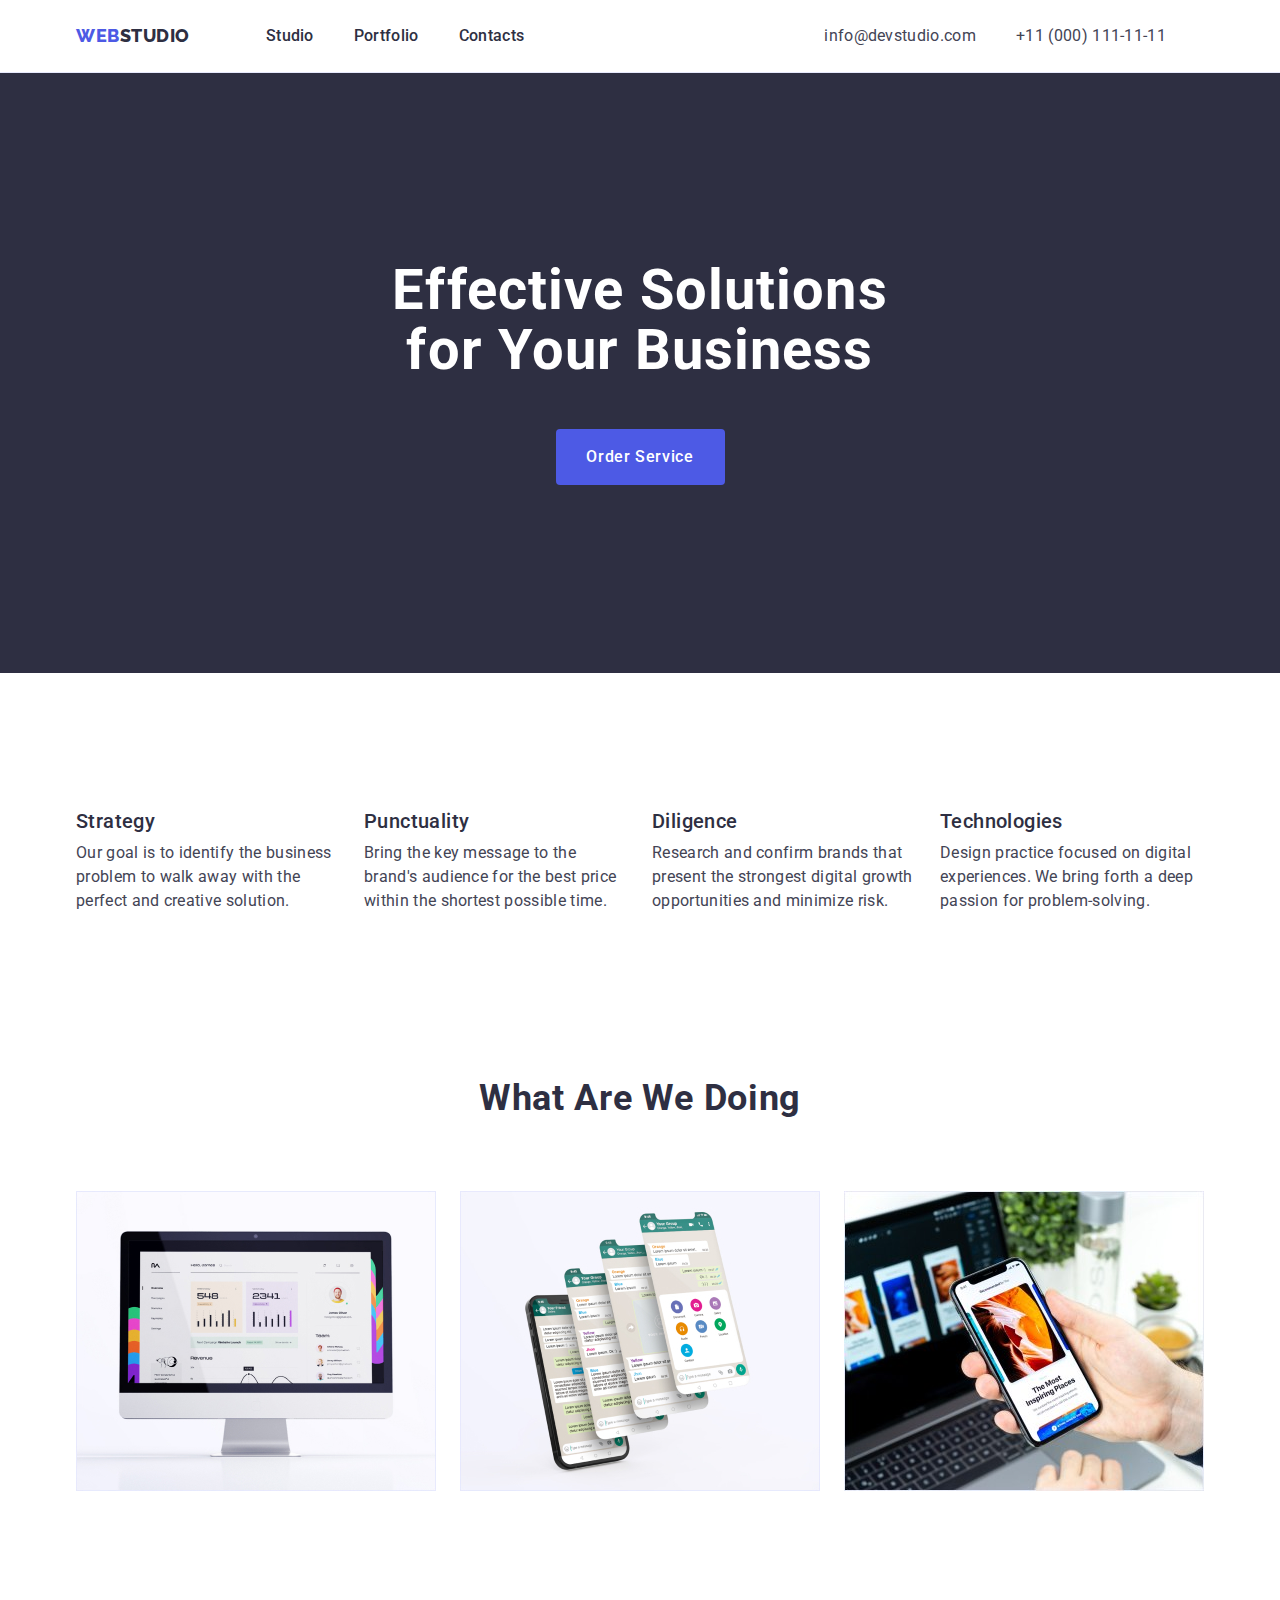
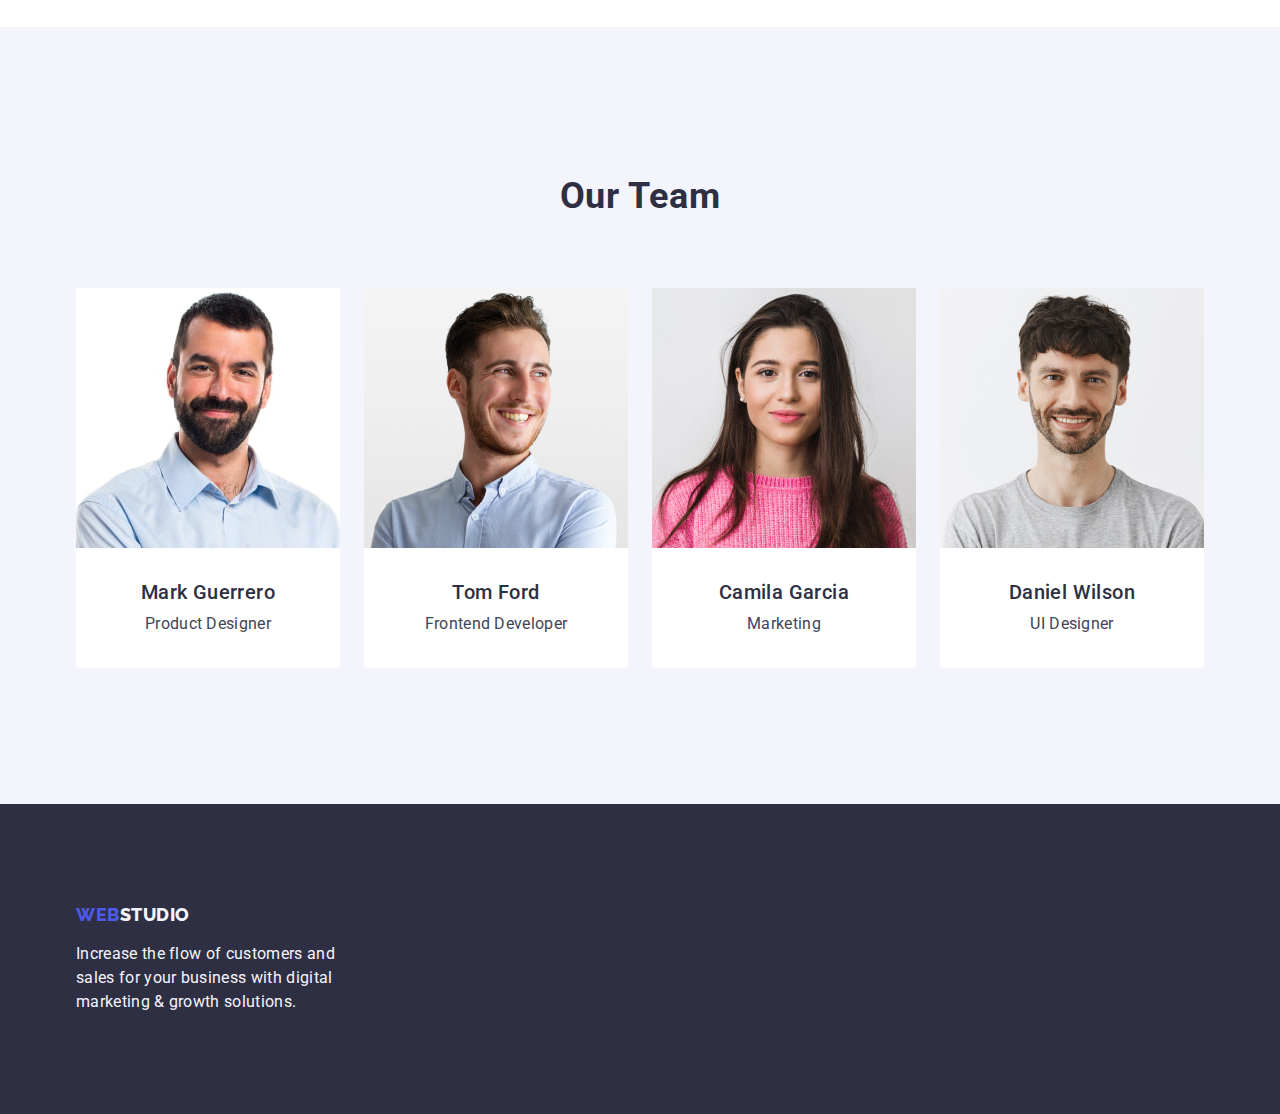
<file: index.html>
<!DOCTYPE html>
<html lang="en">

<head>
    <meta charset="UTF-8">
    <meta http-equiv="X-UA-Compatible" content="IE=edge">
    <meta name="viewport" content="width=device-width, initial-scale=1.0">
    <title>WebStudio</title>
    <link rel="preconnect" href="https://fonts.googleapis.com">
    <link rel="preconnect" href="https://fonts.gstatic.com" crossorigin>
    <link
        href="https://fonts.googleapis.com/css2?family=Raleway:wght@800&family=Roboto:wght@400;500;700;900&display=swap"
        rel="stylesheet">
    <link rel="stylesheet" href="./css/modern-normalize.min.css">
    <link rel="stylesheet" href="./css/styles.css">
</head>

<body>

    <!--Header-->
    <header class="header">
        <div class="header-container container">
            <!--Navigation menu-->
            <nav class="header-nav">
                <!--logo-->
                <a href="./index.html" class="header-logo link">Web<span class="header-logo-accent">Studio</span></a>

                <ul class="header-nav-list list">
                    <li class="header-nav-list-item">
                        <a href="./index.html" class="header-nav-link link">Studio</a>
                    </li>
                    <li class="header-nav-list-item">
                        <a href="./portfolio.html" class="header-nav-link link">Portfolio</a>
                    </li>
                    <li class="header-nav-list-item">
                        <a href="" class="header-nav-link link">Contacts</a>
                    </li>
                </ul>
            </nav>

            <!--Contacts-->
            <address class="header-address">
                <ul class="header-address-list list">
                    <li class="header-address-list-item">
                        <a href="mailto:info@devstudio.com" class="header-address-list-link link">info@devstudio.com</a>
                    </li>
                    <li class="header-address-list-item">
                        <a href="tel:+110001111111" class="header-address-list-link link">+11 (000) 111-11-11</a>
                    </li>
                </ul>
            </address>
        </div>

    </header>

    <!--Main-->
    <main>
        <!--1 Effective Solutions for Your Business-->
        <section class="main-section">
            <div class="hero-container container">
                <h1 class="title">Effective Solutions for Your Business</h1>
                <button type="button" class="main-section-button">Order Service</button>
            </div>
        </section>

        <!--2 Principles-->
        <section class="principles">
            <div class="container">
                <h2 class="principles-title visually-hidden" hidden>Principles</h2>
                <ul class="principles-list list">
                    <li class="principles-list-item">
                        <h3 class="principles-name">Strategy</h3>
                        <p class="principles-text">Our goal is to identify the business
                            problem to walk away with the perfect and creative solution.</p>
                    </li>
                    <li class="principles-list-item">
                        <h3 class="principles-name">Punctuality</h3>
                        <p class="principles-text">Bring the key message to the brand's audience for the best price
                            within
                            the shortest possible
                            time.</p>
                    </li>
                    <li class="principles-list-item">
                        <h3 class="principles-name">Diligence</h3>
                        <p class="principles-text">Research and confirm brands that present the strongest digital
                            growth
                            opportunities and minimize
                            risk.</p>
                    </li>
                    <li class="principles-list-item">
                        <h3 class="principles-name">Technologies</h3>
                        <p class="principles-text">Design practice focused on digital experiences. We bring forth a
                            deep
                            passion for
                            problem-solving.</p>
                    </li>
                </ul>
            </div>
        </section>

        <!--3 What are we doing-->
        <section class="products">
            <div class="container">
                <h2 class="products-title">What are we doing</h2>
                <ul class="list products-list">
                    <li class="products-list-item">
                        <img src="./images/img_1.jpg" alt="desktop" width="360" height="300">
                    </li>
                    <li class="products-list-item">
                        <img src="./images/img_2.jpg" alt="app" width="360" height="300">
                    </li>
                    <li class="products-list-item">
                        <img src="./images/img_3.jpg" alt="all portfolio" width="360" height="300">
                    </li>
                </ul>
            </div>
        </section>

        <!--4 Our Team-->
        <section class="team-section">
            <div class="container">
                <h2 class="team-section-title">Our Team</h2>
                <ul class="list team-section-list">
                    <li class="team-list-item">
                        <img src="./images/Product_designer.jpg" width="264" alt="Product Designer photo">
                        <div class="employee-container">
                            <h3 class="employee-name">Mark Guerrero</h3>
                            <p class="position">Product Designer</p>
                        </div>
                    </li>
                    <li class="team-list-item">
                        <img src="./images/FE_developer.jpg" width="264" alt="Frontend Developer photo">
                        <div class="employee-container">
                            <h3 class="employee-name">Tom Ford</h3>
                            <p class="position">Frontend Developer</p>
                        </div>
                    </li>
                    <li class="team-list-item">
                        <img src="./images/Marketing.jpg" width="264" alt="Marketing photo">
                        <div class="employee-container">
                            <h3 class="employee-name">Camila Garcia</h3>
                            <p class="position">Marketing</p>
                        </div>
                    </li>
                    <li class="team-list-item">
                        <img src="./images/UI.jpg" width=264 alt="UI Designer photo">
                        <div class="employee-container">
                            <h3 class="employee-name">Daniel Wilson</h3>
                            <p class="position">UI Designer</p>
                        </div>
                    </li>
                </ul>
            </div>

        </section>
    </main>

    <!--Footer-->
    <footer class="footer">
        <div class="container">
            <a href="./index.html" class="footer-link link">Web<span class="footer-logo-accent">Studio</span></a>
            <p class="footer-text">Increase the flow of customers and sales for your business with digital marketing
                &
                growth solutions.</p>
        </div>
    </footer>

</body>

</html>
</file>
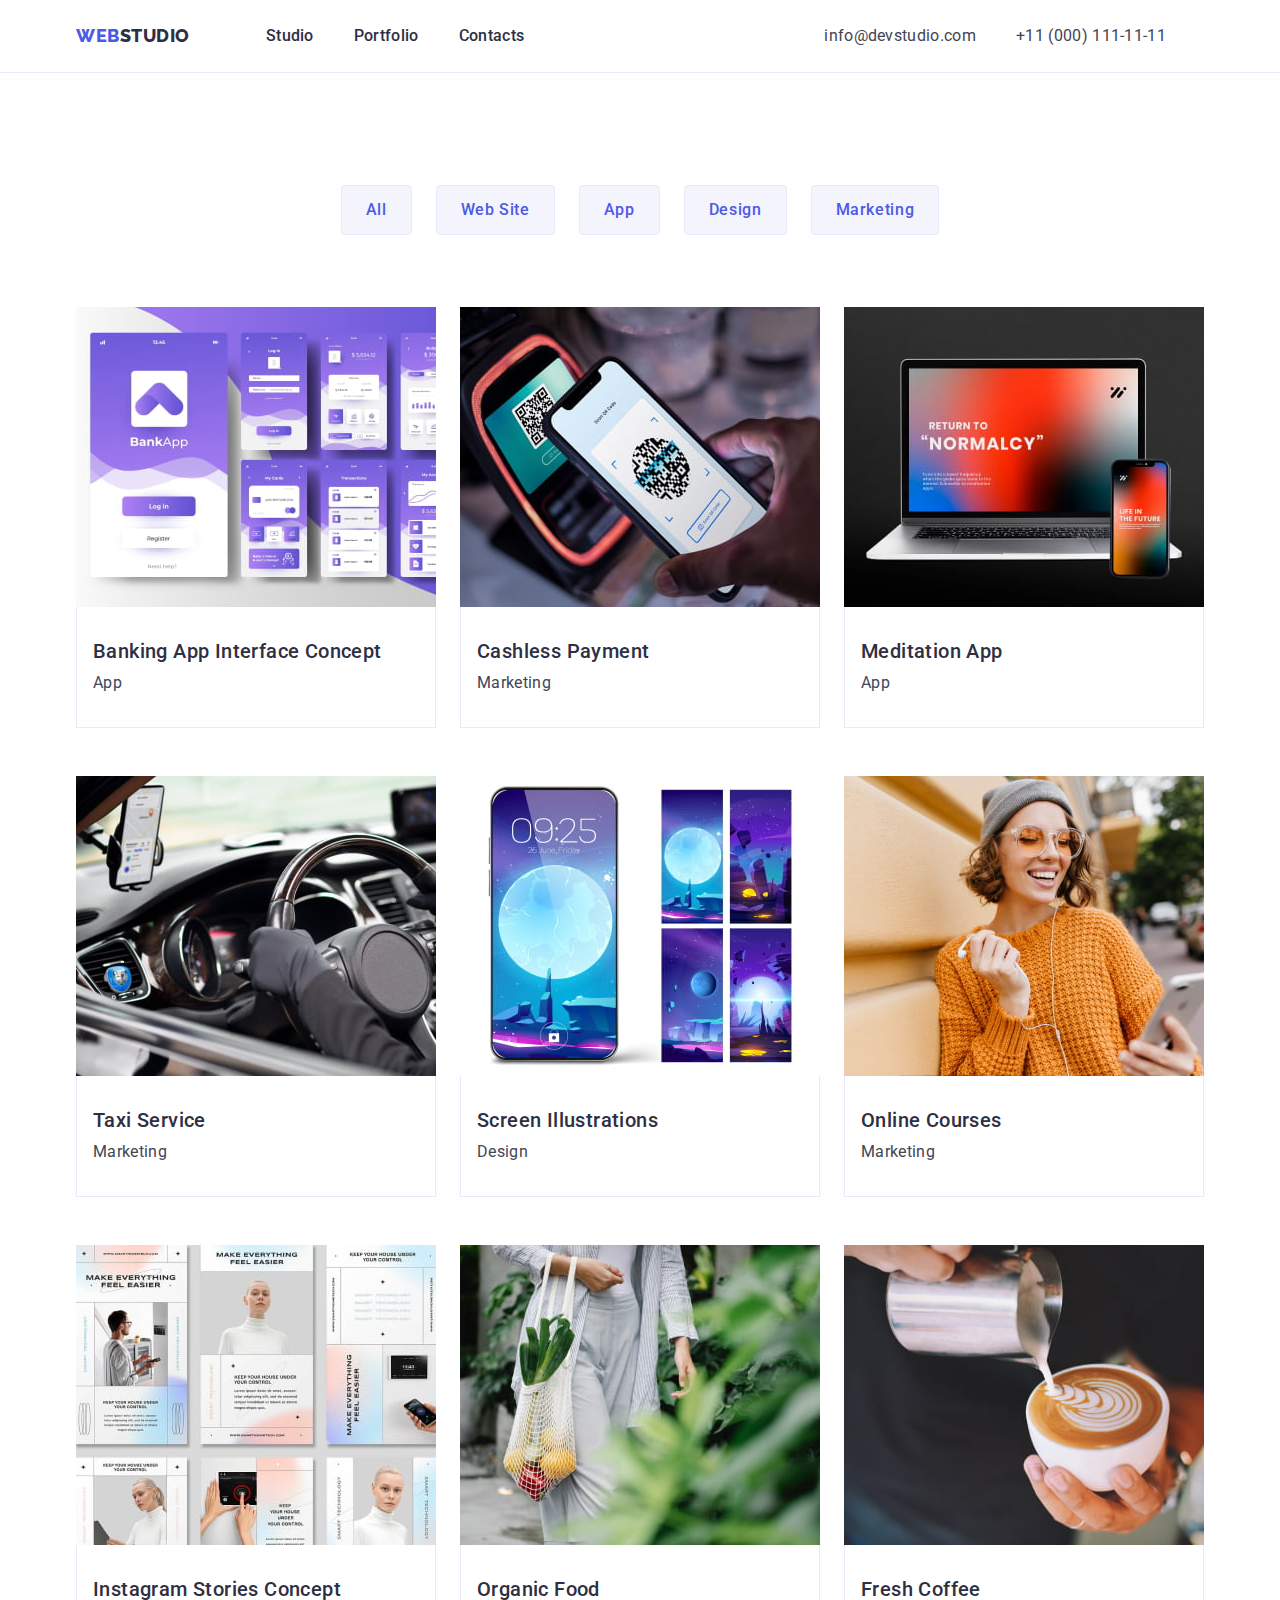
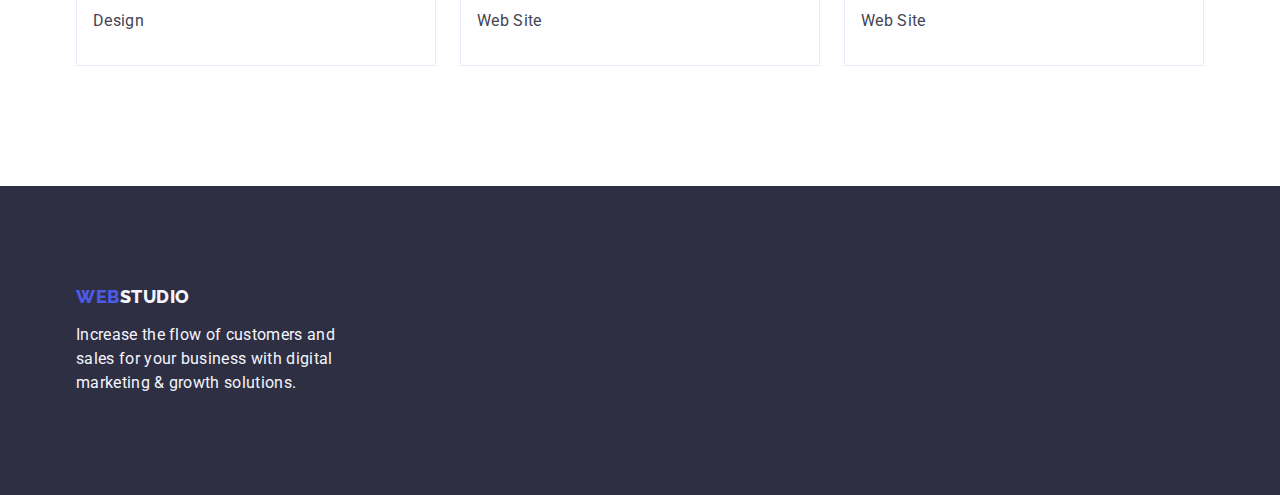
<file: portfolio.html>
<!DOCTYPE html>
<html lang="en">

<head>
    <meta charset="UTF-8">
    <meta name="viewport" content="width=device-width, initial-scale=1.0">
    <title>Portfolio</title>
    <link rel="preconnect" href="https://fonts.googleapis.com">
    <link rel="preconnect" href="https://fonts.gstatic.com" crossorigin>
    <link
        href="https://fonts.googleapis.com/css2?family=Raleway:wght@800&family=Roboto:wght@400;500;700;900&display=swap"
        rel="stylesheet">
    <link rel="stylesheet" href="./css/modern-normalize.min.css">
    <link rel="stylesheet" href="./css/styles.css">
</head>

<body>

    <!--Header-->
    <header class="header">
        <div class="header-container container">
            <!--Navigation menu-->
            <nav class="header-nav">
                <!--logo-->
                <a href="./index.html" class="header-logo link">Web<span class="header-logo-accent">Studio</span></a>

                <ul class="header-nav-list list">
                    <li class="header-nav-list-item">
                        <a href="./index.html" class="header-nav-link link">Studio</a>
                    </li>
                    <li class="header-nav-list-item">
                        <a href="./portfolio.html" class="header-nav-link link">Portfolio</a>
                    </li>
                    <li class="header-nav-list-item">
                        <a href="" class="header-nav-link link">Contacts</a>
                    </li>
                </ul>
            </nav>

            <!--Contacts-->
            <address class="header-address">
                <ul class="header-address-list list">
                    <li class="header-address-list-item">
                        <a href="mailto:info@devstudio.com" class="header-address-list-link link">info@devstudio.com</a>
                    </li>
                    <li class="header-address-list-item">
                        <a href="tel:+110001111111" class="header-address-list-link link">+11 (000) 111-11-11</a>
                    </li>
                </ul>
            </address>
        </div>

    </header>


    <main>

        <section class="products-portfolio">
            <div class="container">
                <h1 class="visually-hidden">Products</h1>

                <!--*  filters section  -->
                <ul class="filters-list list">
                    <li class="filters-list-item">
                        <button type="button" class="filter-button">All</button>
                    </li>
                    <li class="filters-list-item">
                        <button type="button" class="filter-button">Web Site</button>
                    </li>
                    <li class="filters-list-item">
                        <button type="button" class="filter-button">App</button>
                    </li>
                    <li class="filters-list-item">
                        <button type="button" class="filter-button">Design</button>
                    </li>
                    <li class="filters-list-item">
                        <button type="button" class="filter-button">Marketing</button>
                    </li>
                </ul>

                <!--* products-portfolio section -->
                <ul class="products-portfolio-list list">
                    <li class="products-portfolio-list-item">
                        <a href="" class="link">
                            <img src="./images/bank_app.jpg" width="360" height="300"
                                alt="Banking App Interface Concept">
                            <div class="products-li-container">
                                <h2 class="product-name">Banking App Interface Concept</h2>
                                <p class="product-type">App</p>
                            </div>
                        </a>
                    </li>
                    <li class="products-portfolio-list-item">
                        <a href="" class="link">
                            <img src="./images/cashless_payment.jpg" width="360" height="300" alt="Cashless Payment">
                            <div class="products-li-container">
                                <h2 class="product-name">Cashless Payment</h2>
                                <p class="product-type">Marketing</p>
                            </div>
                        </a>
                    </li>
                    <li class="products-portfolio-list-item">
                        <a href="" class="link">
                            <img src="./images/meditation_app.jpg" width="360" height="300" alt="Meditation App">
                            <div class="products-li-container">
                                <h2 class="product-name">Meditation App</h2>
                                <p class="product-type">App</p>
                            </div>
                        </a>
                    </li>
                    <li class="products-portfolio-list-item">
                        <a href="" class="link">
                            <img src="./images/taxi_service.jpg" width="360" height="300" alt="Taxi Service">
                            <div class="products-li-container">
                                <h2 class="product-name">Taxi Service</h2>
                                <p class="product-type">Marketing</p>
                            </div>
                        </a>
                    </li>
                    <li class="products-portfolio-list-item">
                        <a href="" class="link">
                            <img src="./images/screen_ill.jpg" width="360" height="300" alt="Screen Illustrations">
                            <div class="products-li-container">
                                <h2 class="product-name">Screen Illustrations</h2>
                                <p class="product-type">Design</p>
                            </div>
                        </a>
                    </li>
                    <li class="products-portfolio-list-item">
                        <a href="" class="link">
                            <img src="./images/online_courses.jpg" width="360" height="300" alt="Online Courses">
                            <div class="products-li-container">
                                <h2 class="product-name">Online Courses</h2>
                                <p class="product-type">Marketing</p>
                            </div>
                        </a>
                    </li>
                    <li class="products-portfolio-list-item">
                        <a href="" class="link">
                            <img src="./images/insta_stories.jpg" width="360" height="300"
                                alt="Instagram Stories Concept">
                            <div class="products-li-container">
                                <h2 class="product-name">Instagram Stories Concept</h2>
                                <p class="product-type">Design</p>
                            </div>
                        </a>
                    </li>
                    <li class="products-portfolio-list-item">
                        <a href="" class="link">
                            <img src="./images/organic_food.jpg" width="360" height="300" alt="Organic Food">
                            <div class="products-li-container">
                                <h2 class="product-name">Organic Food</h2>
                                <p class="product-type">Web Site</p>
                            </div>
                        </a>
                    </li>
                    <li class="products-portfolio-list-item">
                        <a href="" class="link">
                            <img src="./images/fresh_cofee.jpg" width="360" height="300" alt="Fresh Coffee">
                            <div class="products-li-container">
                                <h2 class="product-name">Fresh Coffee</h2>
                                <p class="product-type">Web Site</p>
                            </div>
                        </a>
                    </li>
                </ul>
            </div>

        </section>


    </main>

    <!--Footer-->
    <footer class="footer">
        <div class="container">
            <a href="./index.html" class="footer-link link">Web<span class="footer-logo-accent">Studio</span></a>
            <p class="footer-text">Increase the flow of customers and sales for your business with digital marketing
                &
                growth solutions.</p>
        </div>
    </footer>

</body>

</html>
</file>
<file: css/styles.css>
:root {
    --primary-brand: #4D5AE5;
    /*iris*/

    --pressed-state: #404BBF;
    /*ocean*/

    --dark: #2E2F42;
    /*navy-blue*/

    --success: #31D0AA;
    /*green*/

    --text-color: #434455;
    /*slate*/

    --subtle-text-color: #8E8F99;
    /*light slate*/

    --accent-color: #E7E9FC;
    /*cornflower*/

    --light: #F4F4FD;
    /*cloud*/

    --white-background: #FFFFFF;
    /*white*/

    --modal-background: #FCFCFC;
    /*dairy*/

    --main-font: 'Roboto', sans-serif;
    --accent-font: 'Raleway', sans-serif;
}

body {
    font-family: var(--main-font);
    color: var(--text-color);
    background-color: var(--white-background);
    font-size: 16px;
    line-height: 1.5;
    letter-spacing: 0.02em;
}

img {
    display: block;
}

.list {
    list-style-type: none;
    padding: 0;
}

.link {
    text-decoration: none;
}

.container {
    width: 1158px;
    margin: 0 auto;
    padding: 0 15px;
}

.visually-hidden {
    position: absolute;
    width: 1px;
    height: 1px;
    margin: -1px;
    border: 0;
    padding: 0;
    white-space: nowrap;
    clip-path: inset(100%);
    clip: rect(0 0 0 0);
    overflow: hidden;
}

/**----Header----*/
.header {
    background: var(--white-background);
    border-bottom: 1px solid var(--accent-color);
    margin: 0 auto;
}

.header-container {
    display: flex;
    margin: 0 auto;
}

.header-nav {
    display: flex;
    align-items: center;
}

.header-logo {
    font-family: var(--accent-font);
    font-weight: 800;
    font-size: 18px;
    line-height: 1.17;
    letter-spacing: 0.03em;
    color: var(--primary-brand);
    text-transform: uppercase;
    margin-right: 76px;
}

.header-logo-accent {
    color: var(--dark);
}

.header-nav-list {
    font-family: var(--main-font);
    font-weight: 500;
    color: var(--dark);
    display: flex;
    padding: 0;
    margin: 0;
}

.header-nav-list-item:not(:last-child) {
    margin-right: 40px;
}

.header-nav-link {
    color: var(--dark);
    padding: 24px 0;
    display: block;
    margin: 0;
}

.header-nav-link:active,
.header-nav-link:hover,
.header-nav-link:focus,
.header-address-list-link:hover,
.header-address-list-link:focus {
    color: var(--pressed-state);
}

.header-address {
    display: flex;
    font-style: normal;
    margin-left: 300px;
    align-items: center;
}

.header-address-list {
    display: flex;
    margin: 0;
    padding: 0;
}

.header-address-list-link {
    color: var(--text-color);
    display: block;
    padding: 24px 0;
    margin: 0;
}

.header-address-list-item:not(:last-child) {
    margin-right: 40px;
}

/**----1 Main section----*/
.main-section {
    background-color: var(--dark);
    padding: 188px 0;
}

.title {
    font-weight: 700;
    font-size: 56px;
    line-height: 1.07;
    text-align: center;
    color: var(--white-background);
    letter-spacing: 0.02em;
    margin: 0 auto;

    max-width: 496px;
}

.main-section-button {
    font-family: var(--main-font);
    font-size: 16px;
    line-height: 1.5;
    letter-spacing: 0.04em;
    background: var(--primary-brand);
    font-weight: 500;
    letter-spacing: 0.04em;
    color: var(--white-background);
    cursor: pointer;

    display: block;
    min-width: 169px;
    height: 56px;
    border: none;
    border-radius: 4px;
    margin: 48px auto 0;
}

.main-section-button:hover,
.main-section-button:focus,
.main-section-button:active {
    background: var(--pressed-state);
    cursor: pointer;
}

/**----2 Section principles----*/
.principles {
    background-color: var(--white-background);
    padding: 120px 0;
}

.principles-title {
    color: var(--white-background);
    letter-spacing: 0.02em;
}

.principles-list {
    display: flex;
}

.principles-list-item {
    width: calc((100% - 72px) / 4);
}

.principles-list-item:not(:last-child) {
    margin-right: 24px;
}

.principles-name {
    font-weight: 500;
    font-size: 20px;
    line-height: 1.2;
    letter-spacing: 0.4px;
    color: var(--dark);
    margin: 0;
    margin-bottom: 8px;
}

.principles-text {
    color: var(--text-color);
    font-size: 16px;
    font-family: var(--main-font);
    line-height: 1.5em;
    letter-spacing: 0.32px;
    width: 264px;
    margin: 0;
}

/**----3 Products section----*/
.products {
    background-color: var(--white-background);
    padding-top: 0;
    padding-bottom: 120px;
}

.products-title {
    font-weight: 700;
    font-size: 36px;
    line-height: 1.11;
    text-align: center;
    letter-spacing: 0.02em;
    text-transform: capitalize;
    color: var(--dark);
    margin-bottom: 72px;
}

.products-list {
    display: flex;
}

.principles-list-item {
    width: calc((100% - 48px) / 3);
}

.products-list-item:not(:last-child) {
    margin-right: 24px;
}

/**----4 Our team section----*/
.team-section {
    background-color: var(--light);
    padding-top: 120px;
    padding-bottom: 120px;
    margin: 0 auto;
}

.team-section-title {
    font-weight: 700;
    font-size: 36px;
    line-height: 1.11;
    letter-spacing: 0.02em;
    text-align: center;
    text-transform: capitalize;
    color: var(--dark);
    margin-bottom: 72px;
}

.team-section-list {
    display: flex;
}

.team-list-item {
    background: var(--white-background);
    border-radius: 0px 0px 4px 4px;
    width: calc((100% - 72px) / 4);
}

.team-list-item:not(:last-child) {
    margin-right: 24px;
}

.employee-container {
    padding: 32px 16px;
}

.employee-name {
    font-weight: 500;
    font-size: 20px;
    line-height: 1.2;
    text-align: center;
    letter-spacing: 0.02em;
    color: var(--dark);
    margin: 0;
    margin-bottom: 8px;
}

.position {
    text-align: center;
    color: var(--text-color);
    margin: 0;
}

/**----Footer----*/
.footer {
    background-color: var(--dark);
    padding: 100px 0;
}

.footer-link {
    font-family: var(--accent-font);
    font-weight: 800;
    font-size: 18px;
    line-height: 1.17;
    color: var(--primary-brand);
    text-transform: uppercase;
    letter-spacing: 0.03em;

    display: inline-block;
    margin-bottom: 16px;
}

.footer-logo-accent {
    color: var(--light);
}

.footer-text {
    color: var(--light);
    margin: 0;
    max-width: 264px;
}

/** ----Portfolio.html---- */
.products-portfolio {
    padding: 96px 0 120px 0;
}

.filters-list {
    display: flex;
    justify-content: center;
    margin-bottom: 72px;
}

.filters-list-item:not(:last-child) {
    margin-right: 24px;
}

/** ----filters section---- */
.filter-button {
    font-family: var(--main-font);
    font-weight: 500;
    font-size: 16px;
    line-height: 1.5;
    text-align: center;
    letter-spacing: 0.04em;
    color: var(--primary-brand);
    background: var(--light);
    border: 1px solid var(--accent-color);
    cursor: pointer;
    padding: 12px 24px;
    border-radius: 4px;
}

.filter-button:active,
.filter-button:hover,
.filter-button:focus {
    background: var(--pressed-state);
    color: var(--white-background);
    border: 1px solid transparent;
}

/** ----products-portfolio section---- */
.products-portfolio-list {
    display: flex;
    flex-wrap: wrap;
    column-gap: 24px;
    row-gap: 48px;
    margin: 0;
}

.products-portfolio-list-item {
    background: var(--white-background);
    width: calc((100% - 48px) / 3);
}

.products-li-container {
    padding: 32px 16px;
    border: 1px solid var(--accent-color);
    border-top: none;
}

.product-name {
    font-weight: 500;
    font-size: 20px;
    line-height: 1.2;
    letter-spacing: 0.02em;
    color: var(--dark);
    margin: 0;
    margin-bottom: 8px;
}

.product-type {
    font-size: 16px;
    line-height: 1.5;
    letter-spacing: 0.02em;
    color: var(--text-color);
    margin: 0;
}
</file>
